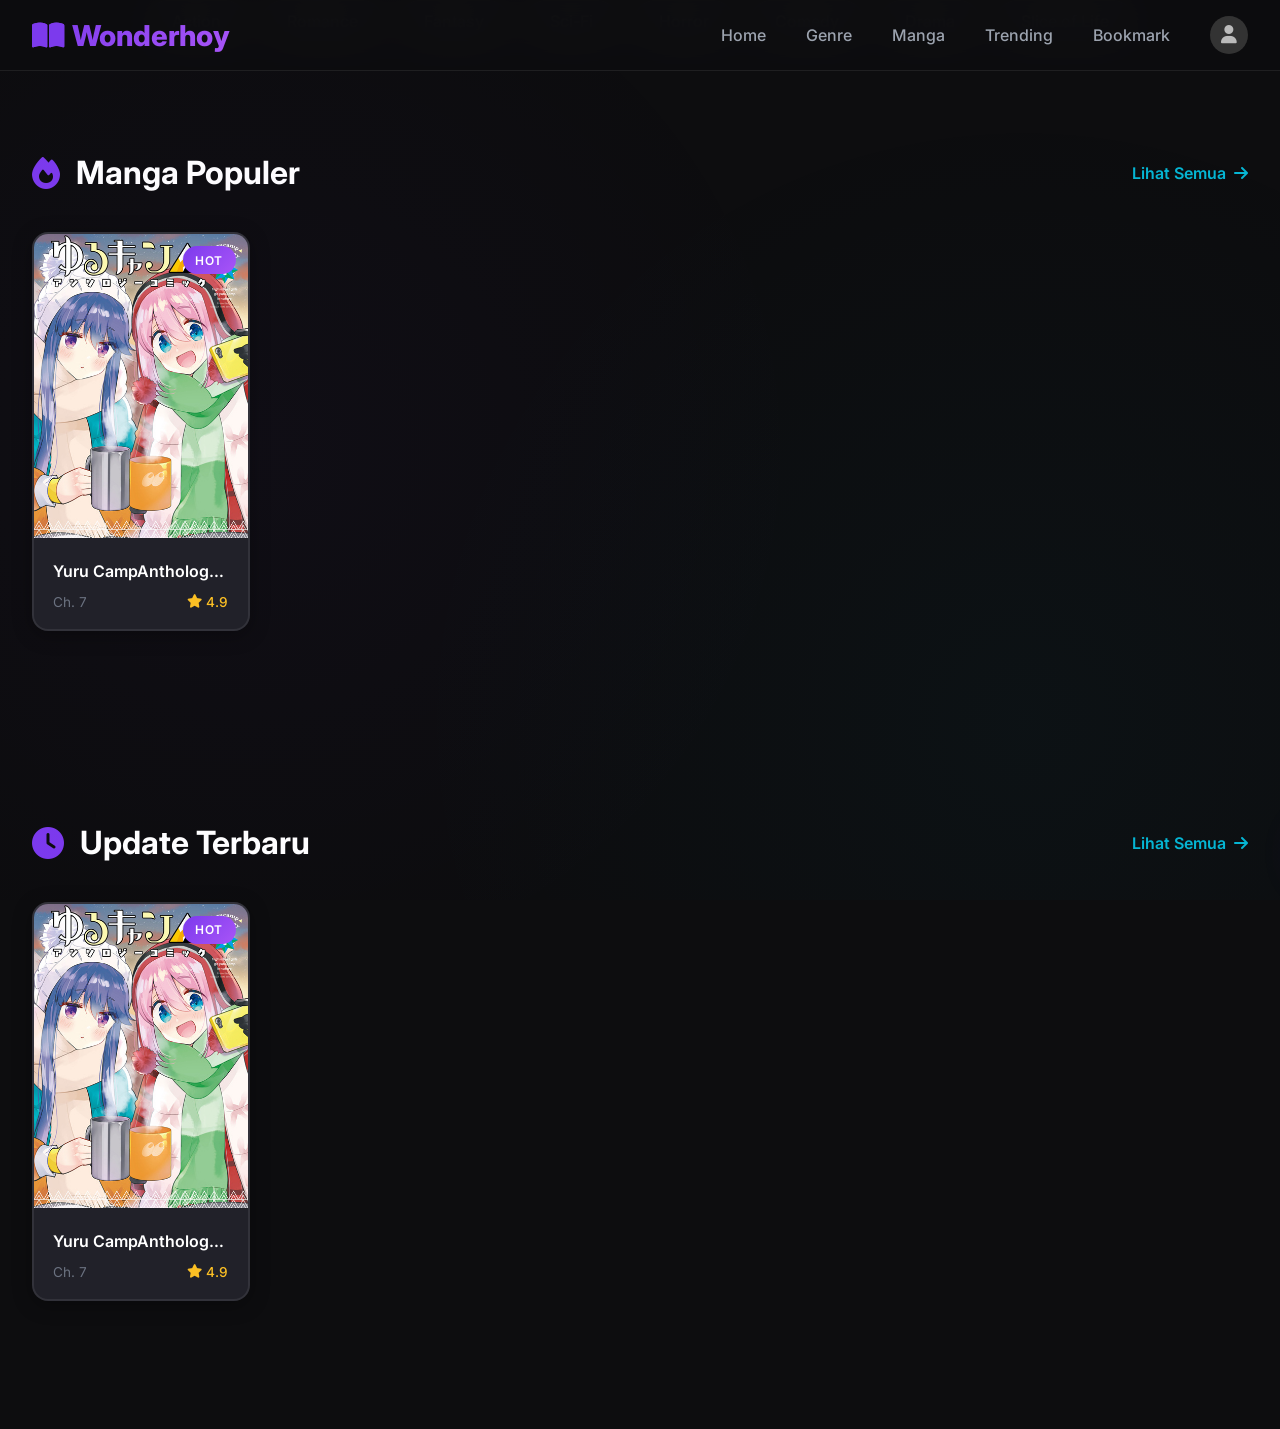
<file: index.html>
<!DOCTYPE html>
<html lang="id">
<head>
    <meta charset="UTF-8">
    <meta name="viewport" content="width=device-width, initial-scale=1.0">
    <title>Wonderhoy</title>
    <link href="https://fonts.googleapis.com/css2?family=Inter:wght@300;400;500;600;700;800;900&display=swap" rel="stylesheet">
    <link rel="stylesheet" href="https://cdnjs.cloudflare.com/ajax/libs/font-awesome/6.4.0/css/all.min.css">
    <link rel="stylesheet" href="css/wonderhoy.css">

</head>
<body>
    <!-- Navbar -->
    <nav class="navbar">
        <div class="navbar-container">
            <div class="logo" onclick="showHomepage()">
                <i class="fas fa-book-open"></i>
                Wonderhoy
            </div>
            <ul class="nav-menu" id="navMenu">
                <li><a href="#" class="nav-link" onclick="showHomepage()">Home</a></li>
                <li><a href="#" class="nav-link">Genre</a></li>
                <li><a href="#" class="nav-link">Manga</a></li>
                <li><a href="#" class="nav-link">Trending</a></li>
                <li><a href="#" class="nav-link">Bookmark</a></li>
          <li class="profile-menu">
    <div id="profileIcon" class="profile-icon">
        <i class="fas fa-user"></i>
    </div>

    <div id="profilePopup" class="profile-popup">
        <div class="profile-header">
            <i class="fas fa-user-circle"></i>
            <p>Guest</p>
        </div>

        <a href="login.html" class="popup-btn">Sign In</a>
        <a href="register.html" class="popup-btn">Register</a>
    </div>
</li>



            </ul>
            <div class="menu-toggle" id="menuToggle">
                <i class="fas fa-bars"></i>
            </div>
        </div>
    </nav>

   

        <!-- Genre Pills -->
        <div class="genre-pills">
            <a href="#" class="genre-pill">Action</a>
            <a href="#" class="genre-pill">Romance</a>
            <a href="#" class="genre-pill">Fantasy</a>
            <a href="#" class="genre-pill">Sci-Fi</a>
            <a href="#" class="genre-pill">Horror</a>
            <a href="#" class="genre-pill">Comedy</a>
            <a href="#" class="genre-pill">Drama</a>
            <a href="#" class="genre-pill">Slice of Life</a>
        </div>

        <!-- Popular Manga Section -->
        <section class="manga-section">
            <div class="section-header">
                <h2 class="section-title">
                    <i class="fas fa-fire"></i>
                    Manga Populer
                </h2>
                <a href="#" class="view-all">
                    Lihat Semua
                    <i class="fas fa-arrow-right"></i>
                </a>
            </div>
            <div class="manga-grid" id="popularManga">
                <!-- Manga cards will be generated by JavaScript -->
            </div>
        </section>

        <!-- Latest Updates Section -->
        <section class="manga-section">
            <div class="section-header">
                <h2 class="section-title">
                    <i class="fas fa-clock"></i>
                    Update Terbaru
                </h2>
                <a href="#" class="view-all">
                    Lihat Semua
                    <i class="fas fa-arrow-right"></i>
                </a>
            </div>
            <div class="manga-grid" id="latestManga">
                <!-- Manga cards will be generated by JavaScript -->
            </div>
        </section>
    </div>


    <!-- Toast Notification -->
    <div class="toast" id="toast">
        <i class="fas fa-check-circle"></i>
        <span id="toastMessage">Berhasil ditambahkan ke bookmark!</span>
    </div>
        <script src="java/wonderhoy.js"></script>

</body>
</html>
</file>
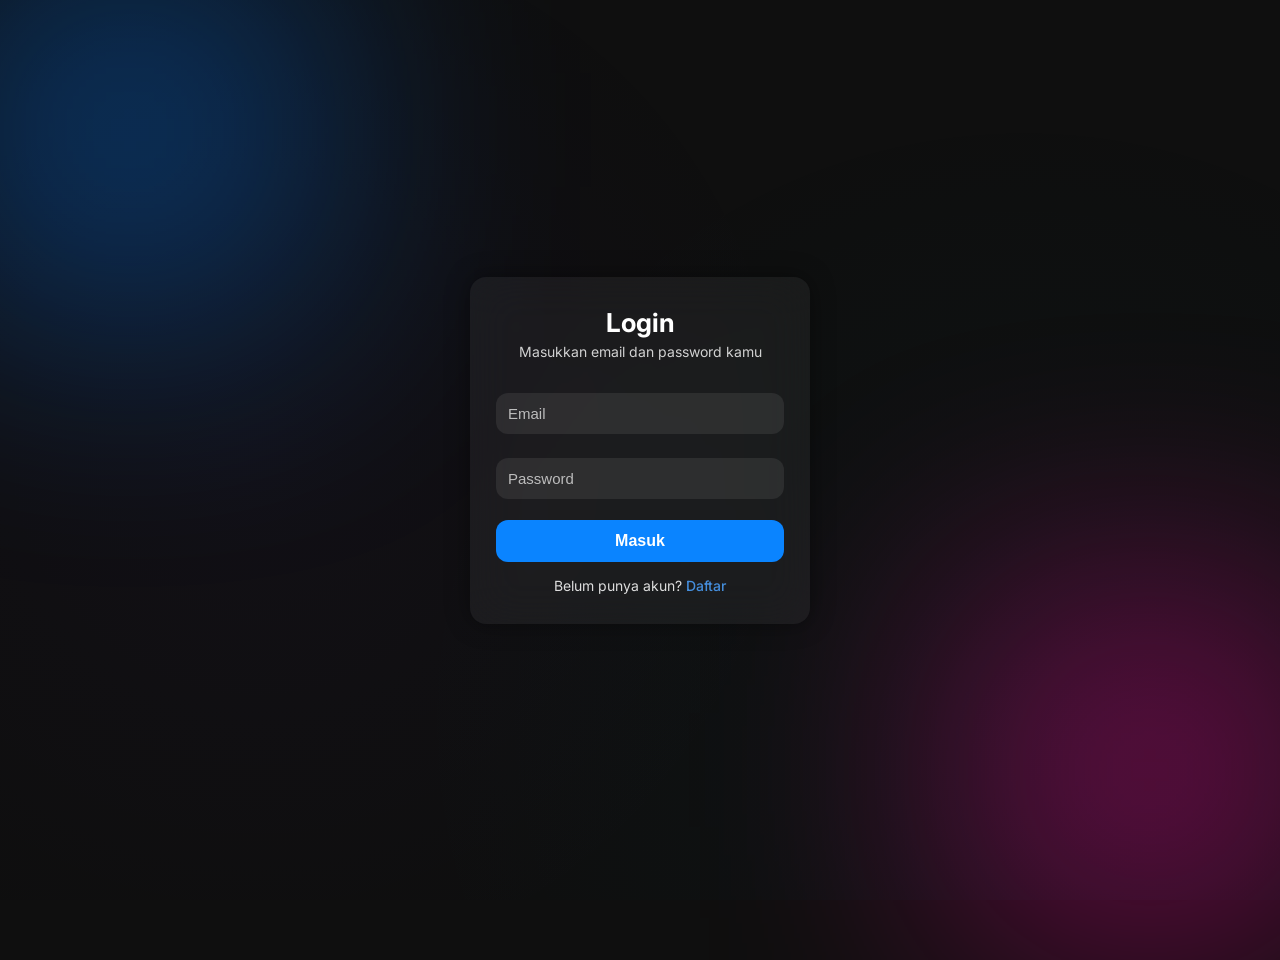
<file: login.html>
<!DOCTYPE html>
<html lang="id">
<head>
    <meta charset="UTF-8">
    <meta name="viewport" content="width=device-width, initial-scale=1.0">
    <title>Login - Wonderhoy</title>

    <!-- Gunakan style.css kamu -->
    <link rel="stylesheet" href="css/wonderhoy.css">

    <link href="https://fonts.googleapis.com/css2?family=Inter:wght@300;400;600;700&display=swap" rel="stylesheet">
    <link rel="stylesheet" href="https://cdnjs.cloudflare.com/ajax/libs/font-awesome/6.4.0/css/all.min.css">
</head>
<body class="login-body">

    <div class="bg-blur"></div>
    <div class="bg-blur2"></div>

    <div class="login-box">
        <div class="title">Login</div>
        <div class="subtitle">Masukkan email dan password kamu</div>

        <input type="email" id="email" placeholder="Email">
        <input type="password" id="password" placeholder="Password">

        <button id="loginBtn">Masuk</button>

        <div class="register-text">
            Belum punya akun? <a href="register.html">Daftar</a>
        </div>
    </div>

    <script type="module" src="java/login.js"></script>
</body>
</html>
</file>
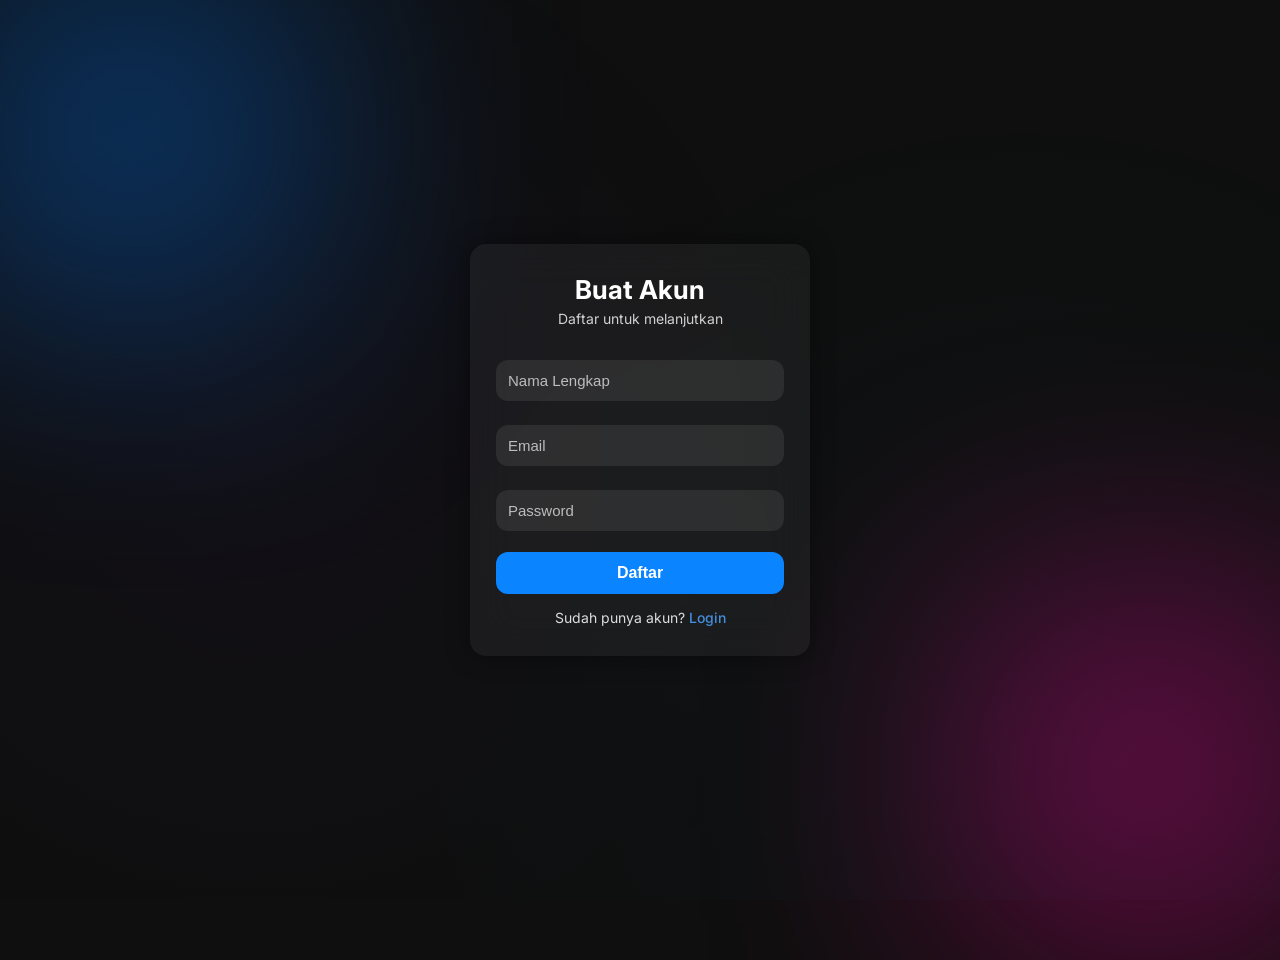
<file: register.html>
<!DOCTYPE html>
<html lang="id">
<head>
    <meta charset="UTF-8">
    <meta name="viewport" content="width=device-width, initial-scale=1.0">
    <title>Daftar Akun</title>
    <link href="https://fonts.googleapis.com/css2?family=Inter:wght@300;400;500;600;700&display=swap" rel="stylesheet">
    <link rel="stylesheet" href="css/wonderhoy.css">
</head>

<body class="login-body">

    <!-- Background blur -->
    <div class="bg-blur"></div>
    <div class="bg-blur2"></div>

    <div class="login-box">
        <div class="title">Buat Akun</div>
        <div class="subtitle">Daftar untuk melanjutkan</div>

        <input type="text" id="name" placeholder="Nama Lengkap">
        <input type="email" id="email" placeholder="Email">
        <input type="password" id="password" placeholder="Password">

        <button id="registerBtn">Daftar</button>

        <div class="register-text">
            Sudah punya akun? <a href="login.html">Login</a>
        </div>
    </div>

    <script src="java/register.js"></script>
</body>
</html>
</file>
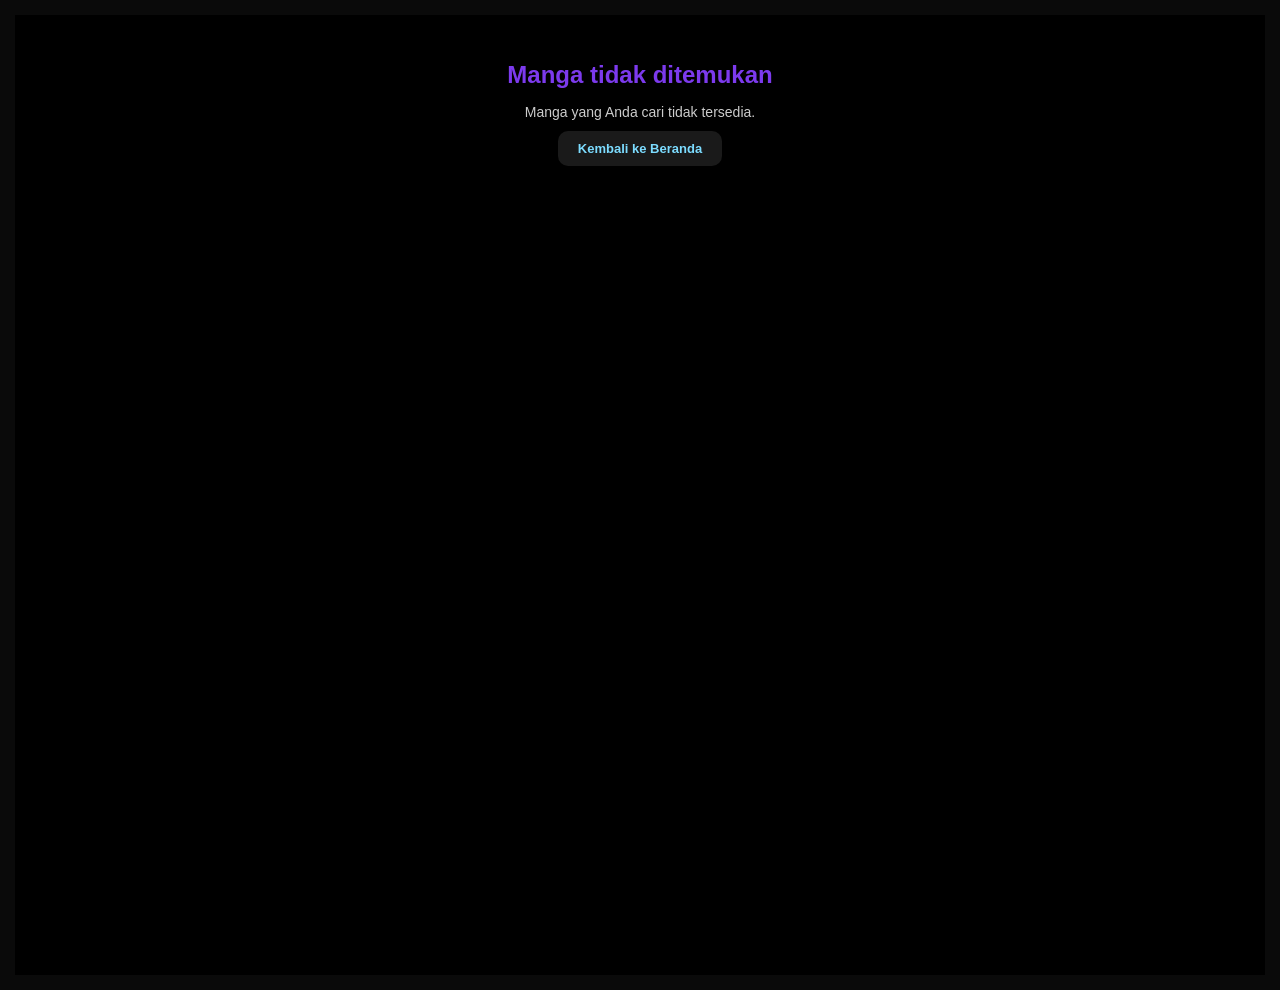
<file: titles.html>
<!DOCTYPE html>
<html lang="id">
<head>
    <meta charset="UTF-8">
    <meta name="viewport" content="width=device-width, initial-scale=1.0">
    <title>Manga Detail - Wonderhoy</title>
    <link rel="stylesheet" href="css/titles.css">
</head>
<body>

    <div class="main-container">
        <a href="index.html" class="back-btn">
            <i class="fas fa-arrow-left"></i>
            Kembali ke Beranda
        </a>

        <!-- Manga Header Section -->
        <div class="manga-header">
            <div class="cover-container">
                <img id="mangaCover" class="manga-cover" alt="Cover Manga">
            </div>
            
            <div class="manga-info">
                <h1 class="manga-title" id="title">Yuru CampAnthology Comic</h1>
                
                <div class="info-grid">
                    <div class="info-label">Pengarang:</div>
                    <div class="info-value" id="author">Afro</div>
                    
                    <div class="info-label">Ilustrator:</div>
                    <div class="info-value" id="illustrator">Various Artists</div>
                    
                    <div class="info-label">Tema:</div>
                    <div class="info-value" id="theme">Camping, Slice of Life</div>
                    
                    <div class="info-label">Jenis:</div>
                    <div class="info-value" id="type">Manga</div>
                    
                    <div class="info-label">Status:</div>
                    <div class="info-value" id="status">End</div>
                    
                    <div class="info-label">Official:</div>
                    <div class="info-value">
                        <a id="official" target="_blank">Lihat</a>
                    </div>
                </div>

                <!-- Genre section dipindahkan ke sini -->
                <div class="genre-section">
                    <div class="genre-label">Genre:</div>
                    <div id="genreList" class="genre-container">
                        <!-- Genre akan diisi oleh JavaScript -->
                    </div>
                </div>
                
                <div class="divider"></div>
                
                <div class="btn-row">
                    <button id="readButton" class="btn-primary">Baca Sekarang</button>
                    <button class="btn-secondary">Bookmark</button>
                </div>
            </div>
        </div>

        <!-- Sinopsis -->
        <div class="content-section">
            <h2 class="section-title">Sinopsis</h2>
            <p id="synopsis" class="synopsis-text">
                Sekelompok gadis menikmati kegiatan camping santai di berbagai tempat indah di Jepang. 
                Cerita ringan, hangat, dan penuh momen komedi.
            </p>
        </div>

        <!-- Chapter List -->
        <div class="content-section">
            <h2 class="section-title">Daftar Chapter</h2>
            <div id="chapterList" class="chapter-list">
                <!-- Chapter list akan diisi oleh JavaScript -->
            </div>
        </div>
    </div>

    <!-- Font Awesome untuk icon -->
    <link rel="stylesheet" href="https://cdnjs.cloudflare.com/ajax/libs/font-awesome/6.4.0/css/all.min.css">
    <script src="java/titles.js"></script>
</body>
</html>
</file>
<file: css/wonderhoy.css>
:root {
            --bg-primary: #0d0d0f;
            --bg-secondary: #1a1a1f;
            --bg-card: #212129;
            --bg-card-hover: #282832;
            --text-primary: #ffffff;
            --text-secondary: #9ca3af;
            --text-muted: #6b7280;
            --accent-primary: #7c3aed;
            --accent-secondary: #06b6d4;
            --accent-gold: #fbbf24;
            --gradient-primary: linear-gradient(135deg, #7c3aed, #a855f7);
            --gradient-secondary: linear-gradient(135deg, #06b6d4, #0891b2);
            --gradient-subtle: linear-gradient(135deg, rgba(124, 58, 237, 0.1), rgba(6, 182, 212, 0.1));
            --border-color: rgba(255, 255, 255, 0.08);
            --shadow-soft: 0 4px 20px rgba(0, 0, 0, 0.3);
            --shadow-elegant: 0 10px 40px rgba(124, 58, 237, 0.1);
            --shadow-glow: 0 0 20px rgba(124, 58, 237, 0.2);
        }

        * {
            margin: 0;
            padding: 0;
            box-sizing: border-box;
        }

        body {
            font-family: 'Inter', sans-serif;
            background: var(--bg-primary);
            color: var(--text-primary);
            overflow-x: hidden;
            transition: all 0.3s ease;
        }

        body.light-mode {
            --bg-primary: #fafafa;
            --bg-secondary: #ffffff;
            --bg-card: #ffffff;
            --bg-card-hover: #f8f9fa;
            --text-primary: #1a1a1f;
            --text-secondary: #6b7280;
            --text-muted: #9ca3af;
            --border-color: rgba(0, 0, 0, 0.08);
            --shadow-soft: 0 4px 20px rgba(0, 0, 0, 0.08);
            --shadow-elegant: 0 10px 40px rgba(124, 58, 237, 0.05);
        }

        /* Subtle Background Pattern */
        body::before {
            content: '';
            position: fixed;
            top: 0;
            left: 0;
            width: 100%;
            height: 100%;
            background-image: 
                radial-gradient(circle at 20% 50%, rgba(124, 58, 237, 0.03) 0%, transparent 50%),
                radial-gradient(circle at 80% 80%, rgba(6, 182, 212, 0.03) 0%, transparent 50%);
            pointer-events: none;
            z-index: 0;
        }

        /* Scrollbar Styling */
        ::-webkit-scrollbar {
            width: 8px;
        }

        ::-webkit-scrollbar-track {
            background: var(--bg-secondary);
        }

        ::-webkit-scrollbar-thumb {
            background: var(--gradient-primary);
            border-radius: 4px;
        }

        /* Navbar */
        .navbar {
            position: fixed;
            top: 0;
            width: 100%;
            background: rgba(13, 13, 15, 0.95);
            backdrop-filter: blur(20px);
            border-bottom: 1px solid var(--border-color);
            z-index: 1000;
            padding: 1rem 0;
            transition: all 0.3s ease;
        }

        .navbar-container {
            max-width: 1400px;
            margin: 0 auto;
            padding: 0 2rem;
            display: flex;
            justify-content: space-between;
            align-items: center;
        }

        .logo {
            font-size: 1.8rem;
            font-weight: 800;
            background: var(--gradient-primary);
            -webkit-background-clip: text;
            -webkit-text-fill-color: transparent;
            display: flex;
            align-items: center;
            gap: 0.5rem;
            cursor: pointer;
            transition: all 0.3s ease;
        }

        .logo:hover {
            transform: scale(1.02);
        }

        .logo i {
            -webkit-text-fill-color: var(--accent-primary);
        }

        .nav-menu {
            display: flex;
            gap: 2.5rem;
            align-items: center;
            list-style: none;
        }

        .nav-link {
            color: var(--text-secondary);
            text-decoration: none;
            font-weight: 500;
            transition: all 0.3s ease;
            position: relative;
            padding: 0.5rem 0;
        }

        .nav-link::after {
            content: '';
            position: absolute;
            bottom: -2px;
            left: 0;
            width: 0;
            height: 2px;
            background: var(--gradient-primary);
            transition: width 0.3s ease;
        }

        .nav-link:hover {
            color: var(--text-primary);
        }

        .nav-link:hover::after {
            width: 100%;
        }

        .login-btn {
            background: var(--gradient-primary);
            color: white;
            padding: 0.7rem 1.8rem;
            border-radius: 12px;
            text-decoration: none;
            font-weight: 600;
            transition: all 0.3s ease;
            box-shadow: var(--shadow-soft);
        }

        .login-btn:hover {
            transform: translateY(-2px);
            box-shadow: var(--shadow-elegant);
        }

        /* Mobile Menu Toggle */
        .menu-toggle {
            display: none;
            font-size: 1.5rem;
            color: var(--text-primary);
            cursor: pointer;
            transition: all 0.3s ease;
        }

        .menu-toggle:hover {
            color: var(--accent-primary);
        }

        /* Homepage */
        .homepage {
            padding-top: 100px;
            min-height: 100vh;
            position: relative;
            z-index: 1;
        }

        /* Hero Section */
        .hero-section {
            padding: 5rem 2rem;
            text-align: center;
            background: var(--gradient-subtle);
            border-bottom: 1px solid var(--border-color);
            position: relative;
            overflow: hidden;
        }

        .hero-content {
            max-width: 800px;
            margin: 0 auto;
            position: relative;
            z-index: 2;
        }

        .hero-title {
            font-size: 3.5rem;
            font-weight: 900;
            margin-bottom: 1.5rem;
            background: var(--gradient-primary);
            -webkit-background-clip: text;
            -webkit-text-fill-color: transparent;
            animation: titleGlow 3s ease-in-out infinite alternate;
        }

        @keyframes titleGlow {
            from { filter: drop-shadow(0 0 10px rgba(124, 58, 237, 0.3)); }
            to { filter: drop-shadow(0 0 20px rgba(124, 58, 237, 0.5)); }
        }

        .hero-subtitle {
            color: var(--text-secondary);
            font-size: 1.2rem;
            margin-bottom: 2.5rem;
            font-weight: 400;
        }

        .search-bar {
            max-width: 600px;
            margin: 0 auto;
            position: relative;
        }

        .search-input {
            width: 100%;
            padding: 1.2rem 3.5rem 1.2rem 1.5rem;
            background: var(--bg-card);
            border: 1px solid var(--border-color);
            border-radius: 16px;
            color: var(--text-primary);
            font-size: 1rem;
            transition: all 0.3s ease;
        }

        .search-input:focus {
            outline: none;
            border-color: var(--accent-primary);
            box-shadow: var(--shadow-glow);
        }

        .search-btn {
            position: absolute;
            right: 8px;
            top: 50%;
            transform: translateY(-50%);
            background: var(--gradient-primary);
            border: none;
            width: 42px;
            height: 42px;
            border-radius: 12px;
            color: white;
            cursor: pointer;
            transition: all 0.3s ease;
        }

        .search-btn:hover {
            transform: translateY(-50%) scale(1.05);
        }

        /* Genre Pills */
        .genre-pills {
            display: flex;
            gap: 1rem;
            flex-wrap: wrap;
            margin-bottom: 3rem;
            padding: 0 2rem;
            max-width: 1400px;
            margin-left: auto;
            margin-right: auto;
            justify-content: center;
        }

        .genre-pill {
            background: var(--bg-card);
            border: 1px solid var(--border-color);
            padding: 0.6rem 1.5rem;
            border-radius: 24px;
            color: var(--text-secondary);
            text-decoration: none;
            transition: all 0.3s ease;
            font-weight: 500;
        }

        .genre-pill:hover {
            background: var(--gradient-primary);
            color: white;
            transform: translateY(-2px);
            box-shadow: var(--shadow-soft);
        }

        /* Manga Grid Section */
        .manga-section {
            padding: 4rem 2rem;
            max-width: 1400px;
            margin: 0 auto;
        }

        .section-header {
            display: flex;
            justify-content: space-between;
            align-items: center;
            margin-bottom: 2.5rem;
        }

        .section-title {
            font-size: 2rem;
            font-weight: 700;
            display: flex;
            align-items: center;
            gap: 1rem;
            color: var(--text-primary);
        }

        .section-title i {
            color: var(--accent-primary);
        }

        .view-all {
            color: var(--accent-secondary);
            text-decoration: none;
            font-weight: 600;
            display: flex;
            align-items: center;
            gap: 0.5rem;
            transition: all 0.3s ease;
        }

        .view-all:hover {
            gap: 1rem;
        }

        .manga-grid {
            display: grid;
            grid-template-columns: repeat(auto-fill, minmax(200px, 1fr));
            gap: 2rem;
            margin-bottom: 4rem;
        }

        .manga-card {
            background: var(--bg-card);
            border-radius: 16px;
            overflow: hidden;
            transition: all 0.3s ease;
            cursor: pointer;
            box-shadow: var(--shadow-soft);
            border: 2px solid var(--border-color);
        }

        .manga-card:hover {
            transform: translateY(-8px);
            box-shadow: var(--shadow-elegant);
            border-color: var(--accent-primary);
        }

        .manga-cover {
            width: 100%;
            object-fit: cover;
            transition: all 0.3s ease;
            object-position: center;
                border-radius: 0;


        }

        .manga-card:hover .manga-cover {
            transform: scale(1.05);
        }

        .manga-info {
            padding: 1.2rem;
        }

        .manga-title {
            font-weight: 600;
            margin-bottom: 0.8rem;
            overflow: hidden;
            text-overflow: ellipsis;
            white-space: nowrap;
            font-size: 1rem;
        }

        .manga-meta {
            display: flex;
            justify-content: space-between;
            align-items: center;
            color: var(--text-muted);
            font-size: 0.85rem;
        }

        .manga-rating {
            display: flex;
            align-items: center;
            gap: 0.3rem;
            color: var(--accent-gold);
            font-weight: 500;
        }

        .manga-badge {
            position: absolute;
            top: 12px;
            right: 12px;
            background: var(--gradient-primary);
            color: white;
            padding: 0.4rem 0.8rem;
            border-radius: 20px;
            font-size: 0.75rem;
            font-weight: 600;
            text-transform: uppercase;
            letter-spacing: 0.5px;
        }

        /* Manga Reader Page */
        .reader-page {
            display: none;
            position: fixed;
            top: 0;
            left: 0;
            width: 100%;
            height: 100vh;
            background: var(--bg-primary);
            z-index: 2000;
            overflow: hidden;
        }

        .reader-header {
            position: fixed;
            top: 0;
            width: 100%;
            background: rgba(13, 13, 15, 0.95);
            backdrop-filter: blur(20px);
            padding: 1rem 2rem;
            display: flex;
            justify-content: space-between;
            align-items: center;
            z-index: 2001;
            border-bottom: 1px solid var(--border-color);
        }

        .reader-title {
            font-size: 1.2rem;
            font-weight: 600;
            color: var(--text-primary);
        }

        .reader-controls {
            display: flex;
            gap: 1rem;
            align-items: center;
        }

        .reader-btn {
            background: var(--bg-card);
            border: 1px solid var(--border-color);
            color: var(--text-primary);
            padding: 0.6rem 1.2rem;
            border-radius: 10px;
            cursor: pointer;
            transition: all 0.3s ease;
            display: flex;
            align-items: center;
            gap: 0.5rem;
            font-weight: 500;
        }

        .reader-btn:hover {
            background: var(--gradient-primary);
            border-color: transparent;
            color: white;
            transform: translateY(-2px);
        }

        .reader-content {
            display: flex;
            justify-content: center;
            align-items: center;
            height: 100vh;
            padding: 80px 20px 100px;
            overflow-y: auto;
        }

        .manga-page {
            max-width: 800px;
            width: 100%;
            height: auto;
            border-radius: 12px;
            box-shadow: var(--shadow-soft);
            transition: all 0.3s ease;
        }

        .manga-page.zoomed {
            transform: scale(1.5);
            cursor: zoom-out;
        }

        .reader-nav {
            position: fixed;
            bottom: 0;
            width: 100%;
            background: rgba(13, 13, 15, 0.95);
            backdrop-filter: blur(20px);
            padding: 1rem;
            display: flex;
            justify-content: center;
            align-items: center;
            gap: 2rem;
            border-top: 1px solid var(--border-color);
        }

        .nav-btn {
            background: var(--bg-card);
            border: 1px solid var(--border-color);
            color: var(--text-primary);
            padding: 0.8rem 2rem;
            border-radius: 12px;
            cursor: pointer;
            font-weight: 600;
            transition: all 0.3s ease;
            display: flex;
            align-items: center;
            gap: 0.5rem;
        }

        .nav-btn:hover {
            background: var(--gradient-primary);
            border-color: transparent;
            color: white;
            transform: translateY(-3px);
        }

        .page-indicator {
            background: var(--bg-card);
            padding: 0.6rem 1.5rem;
            border-radius: 20px;
            font-weight: 600;
            color: var(--accent-primary);
            border: 1px solid var(--border-color);
        }

        /* Toast Notification */
        .toast {
            position: fixed;
            bottom: 30px;
            right: 30px;
            background: var(--bg-card);
            border: 1px solid var(--accent-primary);
            padding: 1rem 1.5rem;
            border-radius: 12px;
            display: flex;
            align-items: center;
            gap: 1rem;
            transform: translateX(400px);
            transition: transform 0.3s ease;
            z-index: 3000;
            box-shadow: var(--shadow-elegant);
        }

        .toast.show {
            transform: translateX(0);
        }

        .toast i {
            color: var(--accent-primary);
            font-size: 1.2rem;
        }

        /* Responsive Design */
        @media (max-width: 768px) {
            .nav-menu {
                position: fixed;
                left: -100%;
                top: 70px;
                flex-direction: column;
                background: var(--bg-secondary);
                width: 100%;
                text-align: center;
                transition: 0.3s;
                padding: 2rem 0;
                border-top: 1px solid var(--border-color);
            }

            .nav-menu.active {
                left: 0;
            }

            .menu-toggle {
                display: block;
            }

            .hero-title {
                font-size: 2.5rem;
            }

            .manga-grid {
                grid-template-columns: repeat(auto-fill, minmax(150px, 1fr));
                gap: 1.5rem;
            }

            .reader-nav {
                gap: 1rem;
                padding: 0.8rem;
            }

            .nav-btn {
                padding: 0.6rem 1rem;
                font-size: 0.9rem;
            }

            .section-header {
                flex-direction: column;
                align-items: flex-start;
                gap: 1rem;
            }
        }

        /* Loading Animation */
        .loading {
            display: inline-block;
            width: 20px;
            height: 20px;
            border: 2px solid var(--border-color);
            border-radius: 50%;
            border-top-color: var(--accent-primary);
            animation: spin 1s ease-in-out infinite;
        }

        @keyframes spin {
            to { transform: rotate(360deg); }
        }
        /* ========== LOGIN PAGE STYLE ========== */

.login-body {
    margin: 0;
    font-family: Inter, sans-serif;
    background: #0f0f0f;
    color: white;
    display: flex;
    justify-content: center;
    align-items: center;
    height: 100vh;
    position: relative;
    overflow: hidden;
}

/* Background blur */
.bg-blur, .bg-blur2 {
    position: absolute;
    width: 380px;
    height: 380px;
    filter: blur(130px);
    opacity: 0.35;
    z-index: 0;
}

.bg-blur {
    background: #007bff;
    top: -60px;
    left: -60px;
}

.bg-blur2 {
    background: #ff009d;
    bottom: -60px;
    right: -60px;
}

.login-box {
    position: relative;
    width: 340px;
    background: rgba(255, 255, 255, 0.05);
    backdrop-filter: blur(22px);
    padding: 30px 26px;
    border-radius: 16px;
    box-shadow: 0 0 25px rgba(0,0,0,0.4);
    z-index: 2;
    animation: fadeUp 0.4s ease-out;
}

@keyframes fadeUp {
    from { opacity: 0; transform: translateY(20px); }
    to { opacity: 1; transform: translateY(0); }
}

.login-box .title {
    text-align: center;
    font-size: 26px;
    font-weight: 700;
    margin-bottom: 5px;
}

.login-box .subtitle {
    text-align: center;
    font-size: 14px;
    opacity: 0.8;
    margin-bottom: 25px;
}

.login-box input {
    width: 100%;
    padding: 12px;
    margin: 8px 0 16px;
    border: none;
    border-radius: 12px;
    background: rgba(255,255,255,0.08);
    color: white;
    font-size: 15px;
    outline: none;
    transition: border 0.2s ease;
}

.login-box input:focus {
    border: 1.8px solid #4da3ff;
}

.login-box input::placeholder {
    color: #bdbdbd;
}

.login-box button {
    width: 100%;
    padding: 12px;
    border: none;
    border-radius: 12px;
    background: #0a84ff;
    font-size: 16px;
    font-weight: 600;
    color: white;
    cursor: pointer;
    transition: 0.2s ease;
    margin-top: 5px;
}

.login-box button:hover {
    background: #006ad4;
}

.register-text {
    margin-top: 15px;
    text-align: center;
    font-size: 14px;
    opacity: 0.85;
}

.register-text a {
    color: #4da3ff;
    text-decoration: none;
    font-weight: 500;
}

.register-text a:hover {
    text-decoration: underline;
}
/* Profile Icon */
.profile-icon {
    width: 38px;
    height: 38px;
    border-radius: 50%;
    background: #333;
    display: flex;
    justify-content: center;
    align-items: center;
    cursor: pointer;
    transition: 0.2s;
}

.profile-icon i {
    color: #bbb;
    font-size: 18px;
}

.profile-icon:hover {
    background: #444;
}

/* Popup Menu */
.profile-menu {
    position: relative;
}

.profile-popup {
    position: absolute;
    top: 50px;
    right: 0;
    width: 210px;
    background: #1c1c1c;
    padding: 15px;
    border-radius: 12px;
    box-shadow: 0 8px 20px rgba(0,0,0,0.5);
    opacity: 0;
    pointer-events: none;
    transform: translateY(-10px);
    transition: 0.2s ease;
    z-index: 999;
}

/* Popup muncul */
.profile-popup.active {
    opacity: 1;
    pointer-events: auto;
    transform: translateY(0);
}

/* Header di popup */
.profile-header {
    text-align: center;
    margin-bottom: 15px;
}

.profile-header i {
    font-size: 40px;
    color: #888;
}

.profile-header p {
    color: #ddd;
    margin-top: 5px;
}

/* Sign In / Register buttons */
.popup-btn {
    display: block;
    padding: 10px;
    background:#7b2dff;
    text-align: center;
    color: white;
    border-radius: 8px;
    margin-bottom: 10px;
    font-weight: 600;
    transition: 0.2s;
}

.popup-btn:hover {
    background: #7b2dff;
}
</file>
<file: css/titles.css>
/* titles.css - Adjusted Background Colors */

body {
    margin: 0;
    font-family: 'Inter', sans-serif;
    color: white;
    overflow-x: hidden;
    background: #0a0a0a; /* Darker background like the reference */
    padding: 15px;
    font-size: 14px;
}

/* Main container */
.main-container {
    max-width: 1100px;
    margin: 0 auto;
}

.back-btn {
    text-decoration: none;
    color: #7cdcff;
    display: inline-flex;
    align-items: center;
    gap: 6px;
    margin-bottom: 20px;
    font-weight: 600;
    background: rgba(255, 255, 255, 0.08); /* Slightly lighter */
    padding: 10px 16px;
    border-radius: 10px;
    border: 1px solid rgba(255, 255, 255, 0.15);
    transition: all 0.3s ease;
    font-size: 13px;
}

.back-btn:hover {
    background: rgba(255, 255, 255, 0.12);
    transform: translateX(-3px);
}

/* Manga header section - Adjusted background */
.manga-header {
    display: flex;
    gap: 25px;
    margin-bottom: 30px;
    background: rgba(255, 255, 255, 0.08); /* Lighter card background */
    border-radius: 16px;
    padding: 25px;
    border: 1px solid rgba(255, 255, 255, 0.12);
    box-shadow: 0 8px 32px rgba(0, 0, 0, 0.4); /* Deeper shadow */
}

/* Cover container */
.cover-container {
    flex-shrink: 0;
}

.manga-cover {
    width: 200px;
    height: 285px;
    border-radius: 14px;
    object-fit: cover;
    box-shadow: 0 12px 40px rgba(0, 0, 0, 0.7); /* Deeper shadow */
    border: 2px solid rgba(255, 255, 255, 0.2); /* Brighter border */
}

/* Manga info */
.manga-info {
    flex: 1;
}

.manga-title {
    font-size: 2rem;
    font-weight: 800;
    margin-bottom: 15px;
    line-height: 1.1;
    background: linear-gradient(135deg, #7c3aed, #a855f7);
    -webkit-background-clip: text;
    -webkit-text-fill-color: transparent;
    background-clip: text;
}

/* Info grid */
.info-grid {
    display: grid;
    grid-template-columns: 120px 1fr;
    gap: 10px;
    margin-bottom: 20px;
}

.info-label {
    font-weight: 600;
    color: #7cdcff;
    opacity: 0.9;
    font-size: 13px;
}

.info-value {
    opacity: 0.9;
    font-size: 13px;
}

.info-value a {
    color: #7cdcff;
    text-decoration: none;
    transition: all 0.3s ease;
    font-size: 13px;
}

.info-value a:hover {
    color: #a855f7;
    text-decoration: underline;
}

/* Genre section inside manga info */
.genre-section {
    margin: 20px 0;
}

.genre-label {
    font-weight: 600;
    color: #7cdcff;
    margin-bottom: 10px;
    font-size: 13px;
}

.genre-container {
    display: flex;
    gap: 8px;
    flex-wrap: wrap;
}

.genre-pill {
    padding: 6px 12px;
    border-radius: 16px;
    background: rgba(255, 255, 255, 0.12); /* Solid background like reference */
    border: 1px solid rgba(255, 255, 255, 0.2);
    font-size: 11px;
    font-weight: 500;
    transition: all 0.3s ease;
    color: rgba(255, 255, 255, 0.9);
}

.genre-pill:hover {
    background: rgba(255, 255, 255, 0.18);
    transform: translateY(-1px);
}

.divider {
    height: 1px;
    background: linear-gradient(90deg, 
        transparent 0%, 
        rgba(124, 58, 237, 0.6) 50%, 
        transparent 100%);
    margin: 20px 0;
}

/* Button styles */
.btn-row {
    display: flex;
    gap: 12px;
    flex-wrap: wrap;
}

.btn-primary {
    background: linear-gradient(135deg, #7c3aed, #a855f7);
    padding: 12px 24px;
    border-radius: 12px;
    color: white;
    border: none;
    font-weight: 600;
    cursor: pointer;
    transition: all 0.3s ease;
    font-size: 13px;
    box-shadow: 0 6px 20px rgba(124, 58, 237, 0.5); /* Brighter shadow */
    min-width: 140px;
}

.btn-secondary {
    background: rgba(255, 255, 255, 0.15); /* Lighter background */
    border: 1px solid rgba(255, 255, 255, 0.25);
    padding: 12px 24px;
    border-radius: 12px;
    color: white;
    cursor: pointer;
    transition: all 0.3s ease;
    font-size: 13px;
    min-width: 140px;
}

.btn-primary:hover, .btn-secondary:hover {
    transform: translateY(-2px);
    box-shadow: 0 8px 25px rgba(0, 0, 0, 0.6);
}

.btn-primary:hover {
    background: linear-gradient(135deg, #8b5cf6, #c084fc);
}

.btn-secondary:hover {
    background: rgba(255, 255, 255, 0.22);
}

/* Content sections - Adjusted background */
.content-section {
    background: rgba(255, 255, 255, 0.08); /* Lighter card background */
    border-radius: 16px;
    padding: 25px;
    margin: 25px 0;
    border: 1px solid rgba(255, 255, 255, 0.12);
    box-shadow: 0 8px 32px rgba(0, 0, 0, 0.4); /* Deeper shadow */
}

.section-title {
    font-size: 1.4rem;
    font-weight: 700;
    margin-bottom: 18px;
    border-left: 4px solid #7c3aed;
    padding-left: 15px;
    color: rgba(255, 255, 255, 0.95); /* Brighter text */
}

.synopsis-text {
    line-height: 1.7;
    font-size: 14px;
    opacity: 0.85; /* Slightly brighter text */
    color: rgba(255, 255, 255, 0.9);
}

/* Chapter list */
.chapter-list {
    display: flex;
    flex-direction: column;
    gap: 10px;
}

.chapter-item {
    background: rgba(255, 255, 255, 0.1); /* Lighter background */
    padding: 14px 20px;
    border-radius: 12px;
    border: 1px solid rgba(255, 255, 255, 0.15);
    cursor: pointer;
    transition: all 0.3s ease;
    display: flex;
    justify-content: space-between;
    align-items: center;
    color: rgba(255, 255, 255, 0.9);
}

.chapter-item:hover {
    background: rgba(255, 255, 255, 0.16);
    transform: translateX(8px);
    border-color: rgba(124, 58, 237, 0.4);
}

.chapter-number {
    font-weight: 600;
    font-size: 13px;
    color: rgba(255, 255, 255, 0.95);
}

.chapter-date {
    opacity: 0.7;
    font-size: 12px;
    color: rgba(255, 255, 255, 0.8);
}

/* Responsive design */
@media (max-width: 768px) {
    body {
        padding: 12px;
        font-size: 13px;
        background: #0a0a0a;
    }
    
    .manga-header {
        flex-direction: column;
        text-align: center;
        padding: 20px;
        gap: 20px;
        background: rgba(255, 255, 255, 0.08);
    }
    
    .manga-cover {
        width: 160px;
        height: 230px;
        margin: 0 auto;
    }
    
    .manga-title {
        font-size: 1.6rem;
    }
    
    .info-grid {
        grid-template-columns: 1fr;
        gap: 8px;
        text-align: left;
    }
    
    .genre-section {
        text-align: left;
    }
    
    .btn-primary,
    .btn-secondary {
        min-width: 120px;
        padding: 10px 20px;
        font-size: 12px;
    }
    
    .content-section {
        padding: 20px;
        margin: 20px 0;
        background: rgba(255, 255, 255, 0.08);
    }
    
    .section-title {
        font-size: 1.2rem;
    }
}

@media (max-width: 480px) {
    body {
        padding: 10px;
        background: #0a0a0a;
    }
    
    .manga-header {
        padding: 18px;
        background: rgba(255, 255, 255, 0.08);
    }
    
    .manga-cover {
        width: 140px;
        height: 200px;
    }
    
    .manga-title {
        font-size: 1.4rem;
    }
    
    .btn-row {
        justify-content: center;
    }
    
    .btn-primary,
    .btn-secondary {
        flex: 1;
        min-width: auto;
        font-size: 11px;
        padding: 8px 16px;
    }
    
    .content-section {
        padding: 18px;
        background: rgba(255, 255, 255, 0.08);
    }
    
    .chapter-item {
        padding: 12px 16px;
        background: rgba(255, 255, 255, 0.1);
    }
    
    .chapter-number {
        font-size: 12px;
    }
    
    .chapter-date {
        font-size: 11px;
    }
}
</file>
